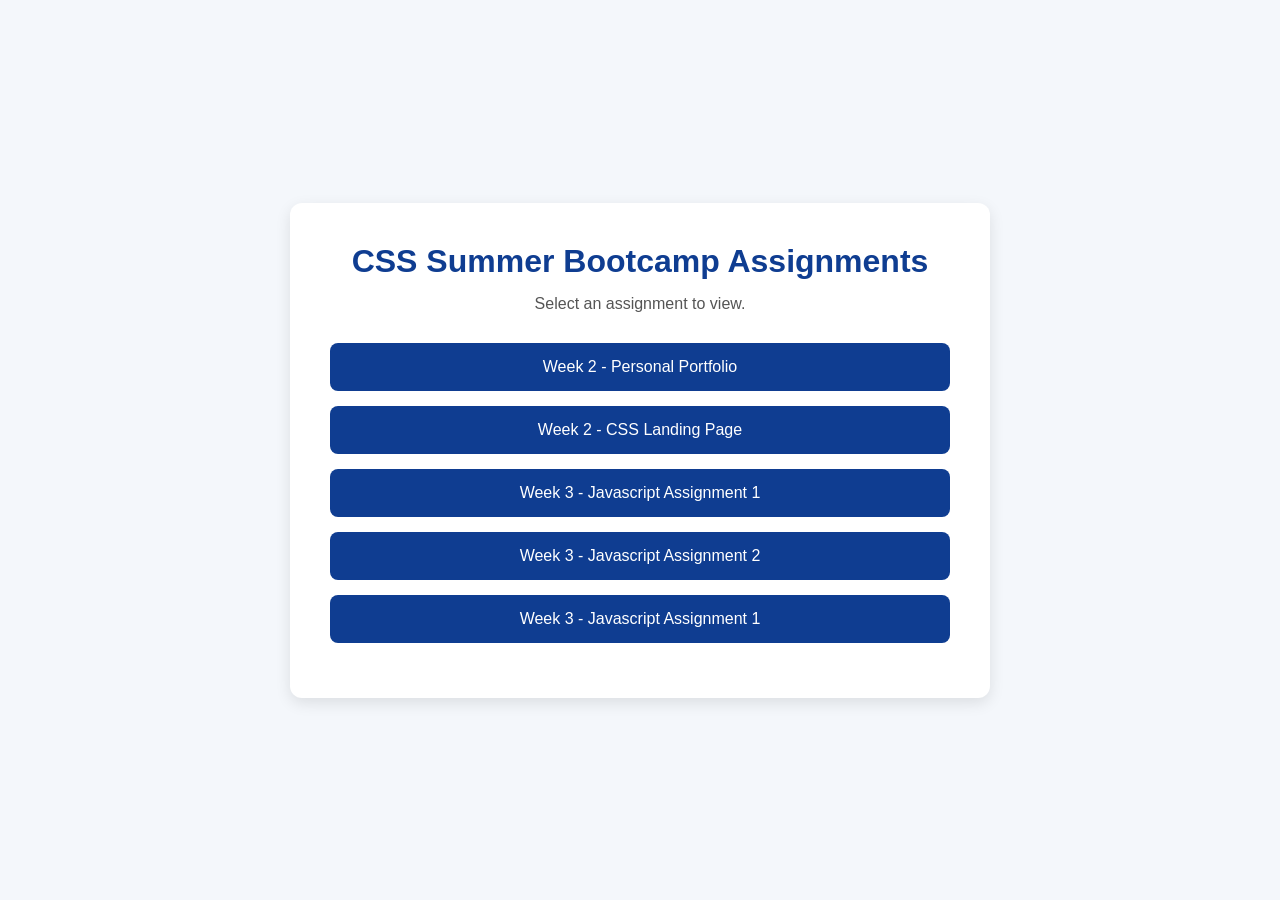
<file: index.html>
<!DOCTYPE html>
<html lang="en">

<head>
    <meta charset="UTF-8">
    <meta name="viewport" content="width=device-width, initial-scale=1.0">
    <title>CSS Summer Bootcamp Assignments</title>

    <style>
        * {
            margin: 0;
            padding: 0;
            box-sizing: border-box;
        }

        body {
            font-family: Arial, Helvetica, sans-serif;
            background: #f4f7fb;
            display: flex;
            justify-content: center;
            align-items: center;
            min-height: 100vh;
        }

        .container {
            width: 90%;
            max-width: 700px;
            background: white;
            padding: 40px;
            border-radius: 12px;
            box-shadow: 0 5px 15px rgba(0,0,0,0.1);
            text-align: center;
        }

        h1 {
            color: #0f3d91;
            margin-bottom: 15px;
        }

        p {
            color: #555;
            margin-bottom: 30px;
        }

        a {
            display: block;
            margin: 15px 0;
            padding: 15px;
            background: #0f3d91;
            color: white;
            text-decoration: none;
            border-radius: 8px;
            transition: .3s;
        }

        a:hover {
            background: #1f6de0;
        }
    </style>

</head>

<body>

    <div class="container">

        <h1>CSS Summer Bootcamp Assignments</h1>

        <p>Select an assignment to view.</p>

        <a href="week2-CSS-Portfolio/">
            Week 2 - Personal Portfolio
        </a>

        <a href="week2-css-landing-page/">
            Week 2 - CSS Landing Page
        </a>
        <a href="week3-javascript-assignment-1/">
            Week 3 - Javascript Assignment 1
        </a>
        <a href="week3-javascript-assignment-2/">
            Week 3 - Javascript Assignment 2
        </a>
        <a href="week3-javascript-assignment-3/">
            Week 3 - Javascript Assignment 1
        </a>

    </div>

</body>

</html>
</file>
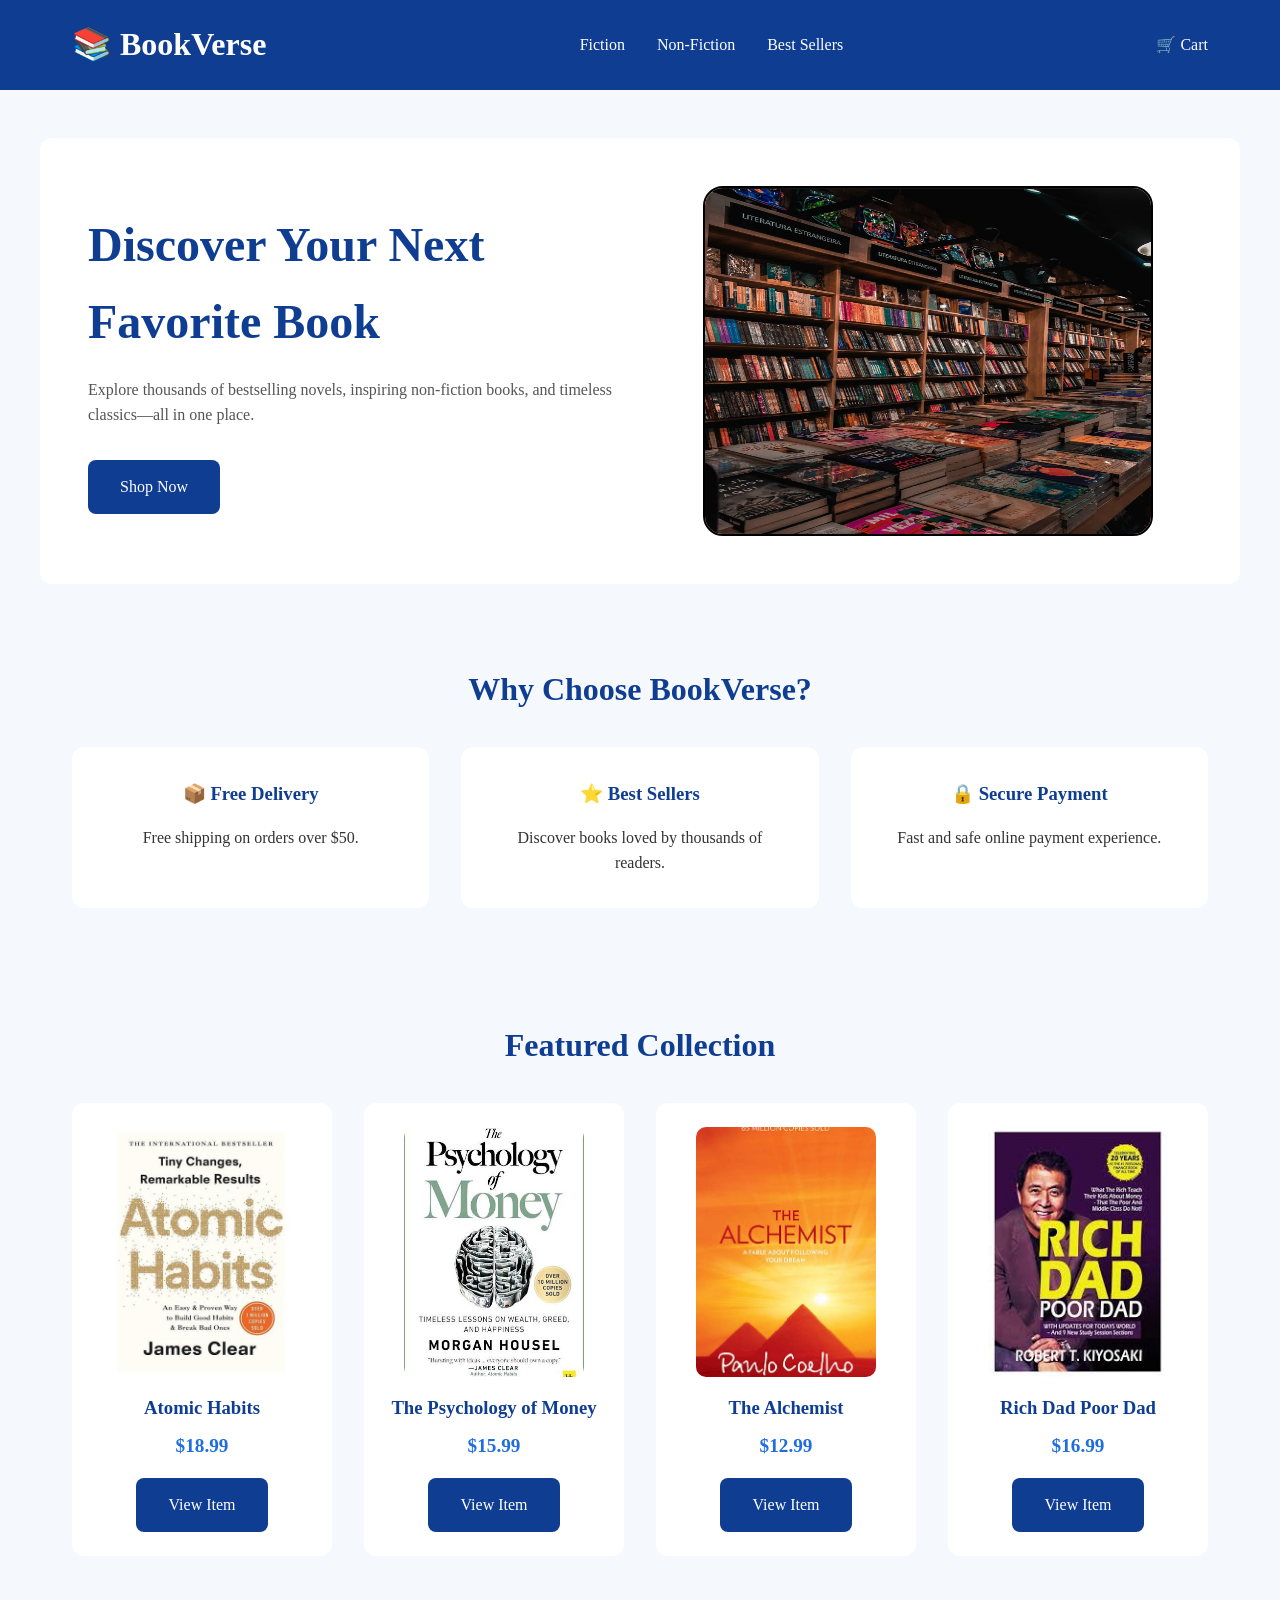
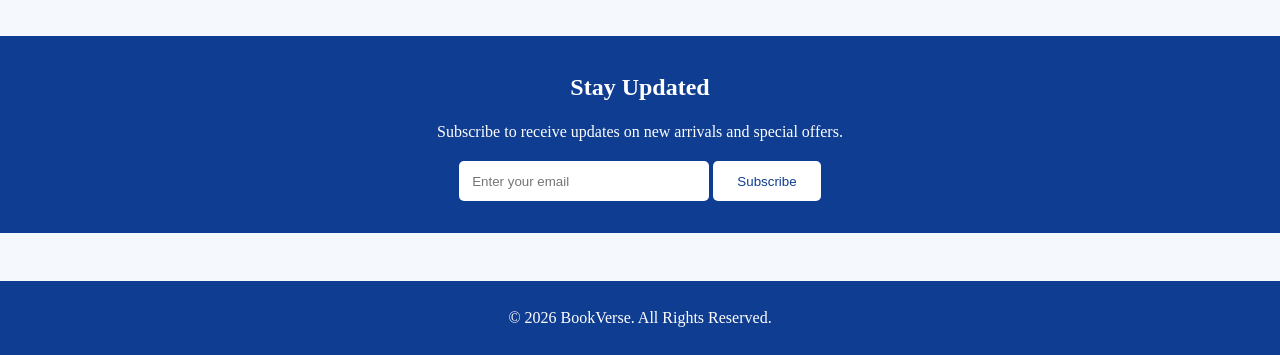
<file: week-2-CSS-LandingPage/index.html>
<!DOCTYPE html>
<html lang="en">
<head>
    <meta charset="UTF-8">
    <meta name="viewport" content="width=device-width, initial-scale=1.0">
    <title>BookVerse | Online Book Store</title>
    <link rel="stylesheet" href="style.css">
</head>
<body>

    <!--HEADER -->

    <header>

        <nav>

            <div class="logo">
                <h2>📚 BookVerse</h2>
            </div>

            <ul>

                <li><a href="#">Fiction</a></li>
                <li><a href="#">Non-Fiction</a></li>
                <li><a href="#">Best Sellers</a></li>

            </ul>

            <div class="cart">
                <a href="#">🛒 Cart</a>
            </div>

        </nav>

    </header>


    <!--HERO SECTION-->

    <section class="hero">

        <div class="hero-content">

            <h1>Discover Your Next Favorite Book</h1>

            <p>
                Explore thousands of bestselling novels,
                inspiring non-fiction books, and timeless
                classics—all in one place.
            </p>

            <a href="#" class="btn">Shop Now</a>

        </div>

        <div class="hero-image">

            <img src="images/header.webp" alt="Books Collection">

        </div>

    </section>

    <section class="features">

    <h2>Why Choose BookVerse?</h2>

    <div class="feature-container">

        <div class="feature-box">
            <h3>📦 Free Delivery</h3>
            <p>Free shipping on orders over $50.</p>
        </div>

        <div class="feature-box">
            <h3>⭐ Best Sellers</h3>
            <p>Discover books loved by thousands of readers.</p>
        </div>

        <div class="feature-box">
            <h3>🔒 Secure Payment</h3>
            <p>Fast and safe online payment experience.</p>
        </div>

    </div>

</section>


    <!--FEATURED COLLECTION-->

    <section class="featured">

        <h2>Featured Collection</h2>

        <div class="product-container">

            <!-- Card 1 -->

            <article class="product-card">

                <img src="images/image.jpg" alt="Atomic Habits">

                <h3>Atomic Habits</h3>

                <p class="price">$18.99</p>

                <a href="#" class="btn">View Item</a>

            </article>


            <!-- Card 2 -->

            <article class="product-card">

                <img src="images/image_1.jpg" alt="The Psychology of Money">

                <h3>The Psychology of Money</h3>

                <p class="price">$15.99</p>

                <a href="#" class="btn">View Item</a>

            </article>


            <!-- Card 3 -->

            <article class="product-card">

                <img src="images/image_2.jpg" alt="The Alchemist">

                <h3>The Alchemist</h3>

                <p class="price">$12.99</p>

                <a href="#" class="btn">View Item</a>

            </article>


            <!-- Card 4 -->

            <article class="product-card">

                <img src="images/images_3.jpg" alt="Rich Dad Poor Dad">

                <h3>Rich Dad Poor Dad</h3>

                <p class="price">$16.99</p>

                <a href="#" class="btn">View Item</a>

            </article>

        </div>

    </section>

    <section class = "newsletter">

    <h2>Stay Updated</h2>

    <p>Subscribe to receive updates on new arrivals and special offers.</p>

    <form>

        <input type="email" placeholder="Enter your email">

        <button type="submit">Subscribe</button>

    </form>

</section>


    <!--FOOTER-->

    <footer>

        <p>&copy; 2026 BookVerse. All Rights Reserved.</p>

    </footer>

    
</body>
</html>
</file>
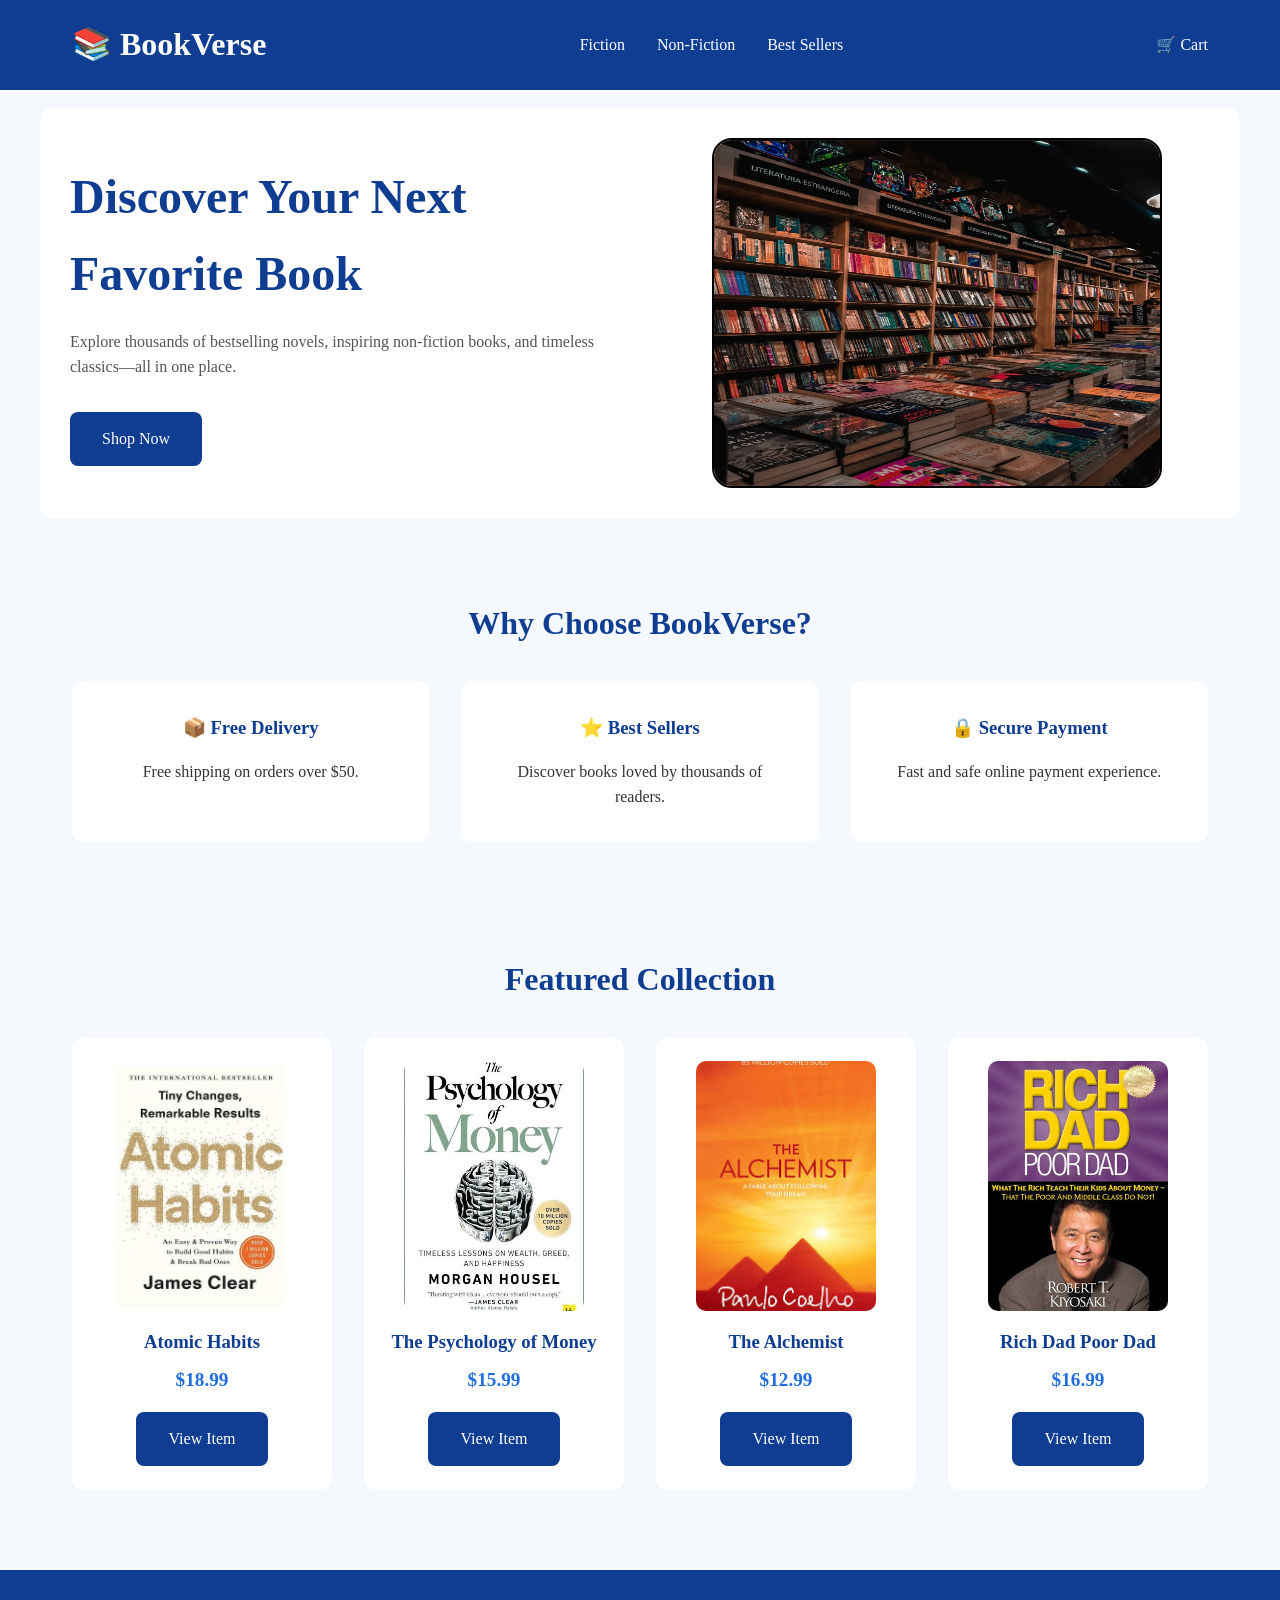
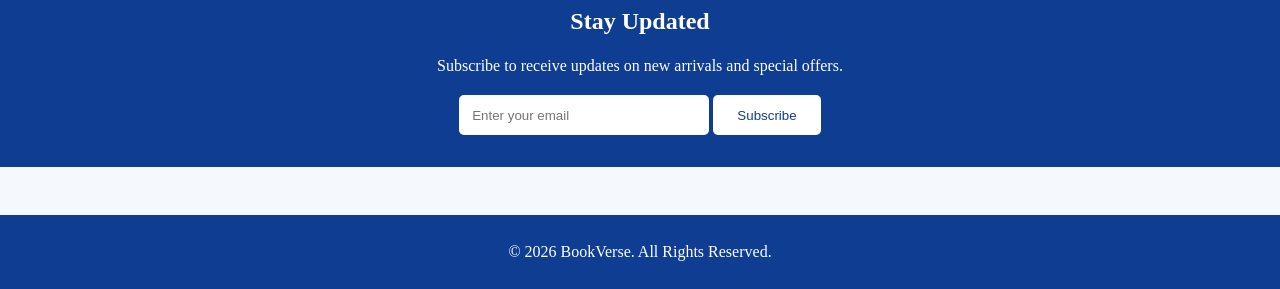
<file: week2-css-landing-page/index.html>
<!DOCTYPE html>
<html lang="en">

<head>
    <meta charset="UTF-8">
    <meta name="viewport" content="width=device-width, initial-scale=1.0">
    <title>BookVerse | Online Book Store</title>
    <link rel="stylesheet" href="style.css">
</head>

<body>

    <!--HEADER -->

    <header>

        <nav>

            <div class="logo">
                <h2>📚 BookVerse</h2>
            </div>

            <ul>

                <li><a href="#">Fiction</a></li>
                <li><a href="#">Non-Fiction</a></li>
                <li><a href="#">Best Sellers</a></li>

            </ul>

            <div class="cart">
                <a href="#">🛒 Cart</a>
            </div>

        </nav>

    </header>


    <!--HERO SECTION-->

    <section class="hero">

        <div class="hero-content">

            <h1>Discover Your Next Favorite Book</h1>

            <p>
                Explore thousands of bestselling novels,
                inspiring non-fiction books, and timeless
                classics—all in one place.
            </p>

            <a href="#" class="btn">Shop Now</a>

        </div>

        <div class="hero-image">

            <img src="images/header.webp" alt="Books Collection">

        </div>

    </section>

    <section class="features">

        <h2>Why Choose BookVerse?</h2>

        <div class="feature-container">

            <div class="feature-box">
                <h3>📦 Free Delivery</h3>
                <p>Free shipping on orders over $50.</p>
            </div>

            <div class="feature-box">
                <h3>⭐ Best Sellers</h3>
                <p>Discover books loved by thousands of readers.</p>
            </div>

            <div class="feature-box">
                <h3>🔒 Secure Payment</h3>
                <p>Fast and safe online payment experience.</p>
            </div>

        </div>

    </section>


    <!--FEATURED COLLECTION-->

    <section class="featured">

        <h2>Featured Collection</h2>

        <div class="product-container">

            <!-- Card 1 -->

            <article class="product-card">

                <img src="images/image.jpg" alt="Atomic Habits">

                <h3>Atomic Habits</h3>

                <p class="price">$18.99</p>

                <a href="#" class="btn">View Item</a>

            </article>


            <!-- Card 2 -->

            <article class="product-card">

                <img src="images/image-1.jpg" alt="The Psychology of Money">

                <h3>The Psychology of Money</h3>

                <p class="price">$15.99</p>

                <a href="#" class="btn">View Item</a>

            </article>


            <!-- Card 3 -->

            <article class="product-card">

                <img src="images/image-3.jpg" alt="The Alchemist">

                <h3>The Alchemist</h3>

                <p class="price">$12.99</p>

                <a href="#" class="btn">View Item</a>

            </article>


            <!-- Card 4 -->

            <article class="product-card">

                <img src="images/image-2.jpg" alt="Rich Dad Poor Dad">

                <h3>Rich Dad Poor Dad</h3>

                <p class="price">$16.99</p>

                <a href="#" class="btn">View Item</a>

            </article>

        </div>

    </section>

    <section class="newsletter">

        <h2>Stay Updated</h2>

        <p>Subscribe to receive updates on new arrivals and special offers.</p>

        <form>

            <input type="email" placeholder="Enter your email">

            <button type="submit">Subscribe</button>

        </form>

    </section>


    <!--FOOTER-->

    <footer>

        <p>&copy; 2026 BookVerse. All Rights Reserved.</p>

    </footer>


</body>

</html>
</file>
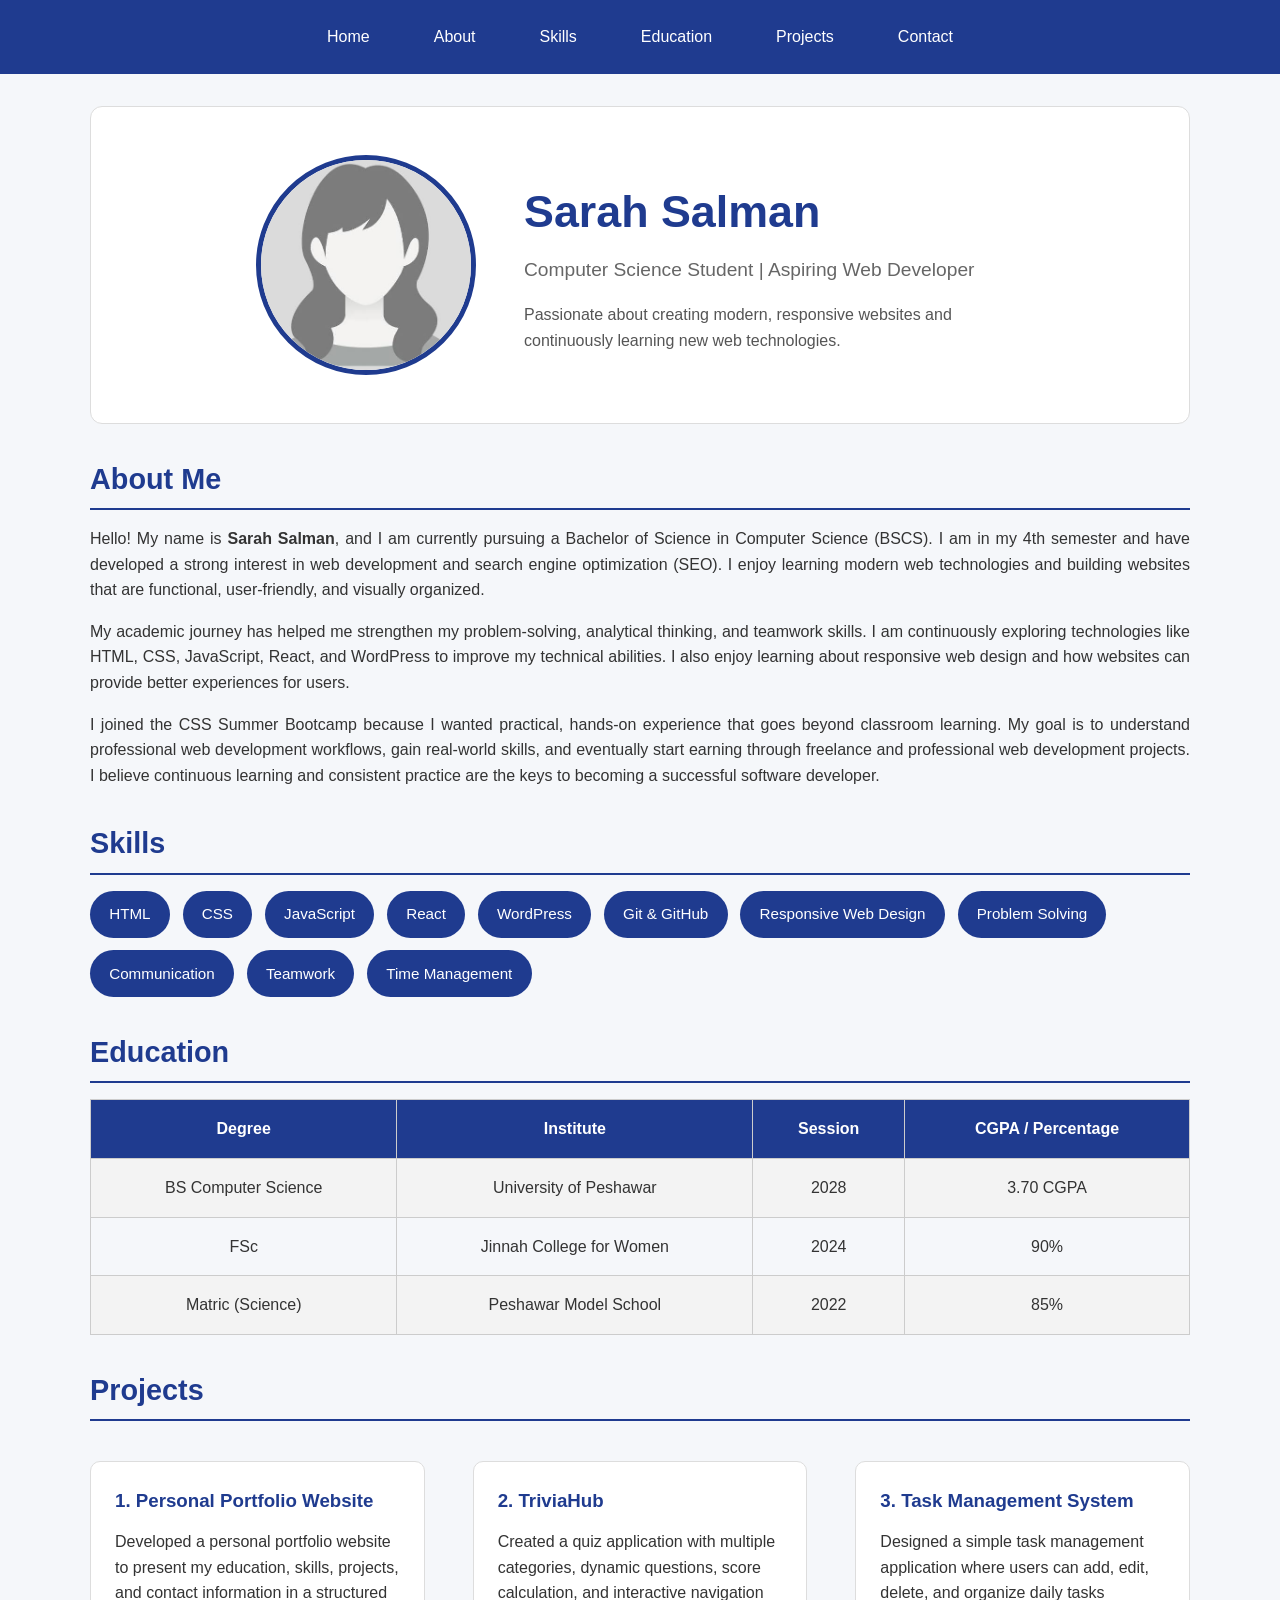
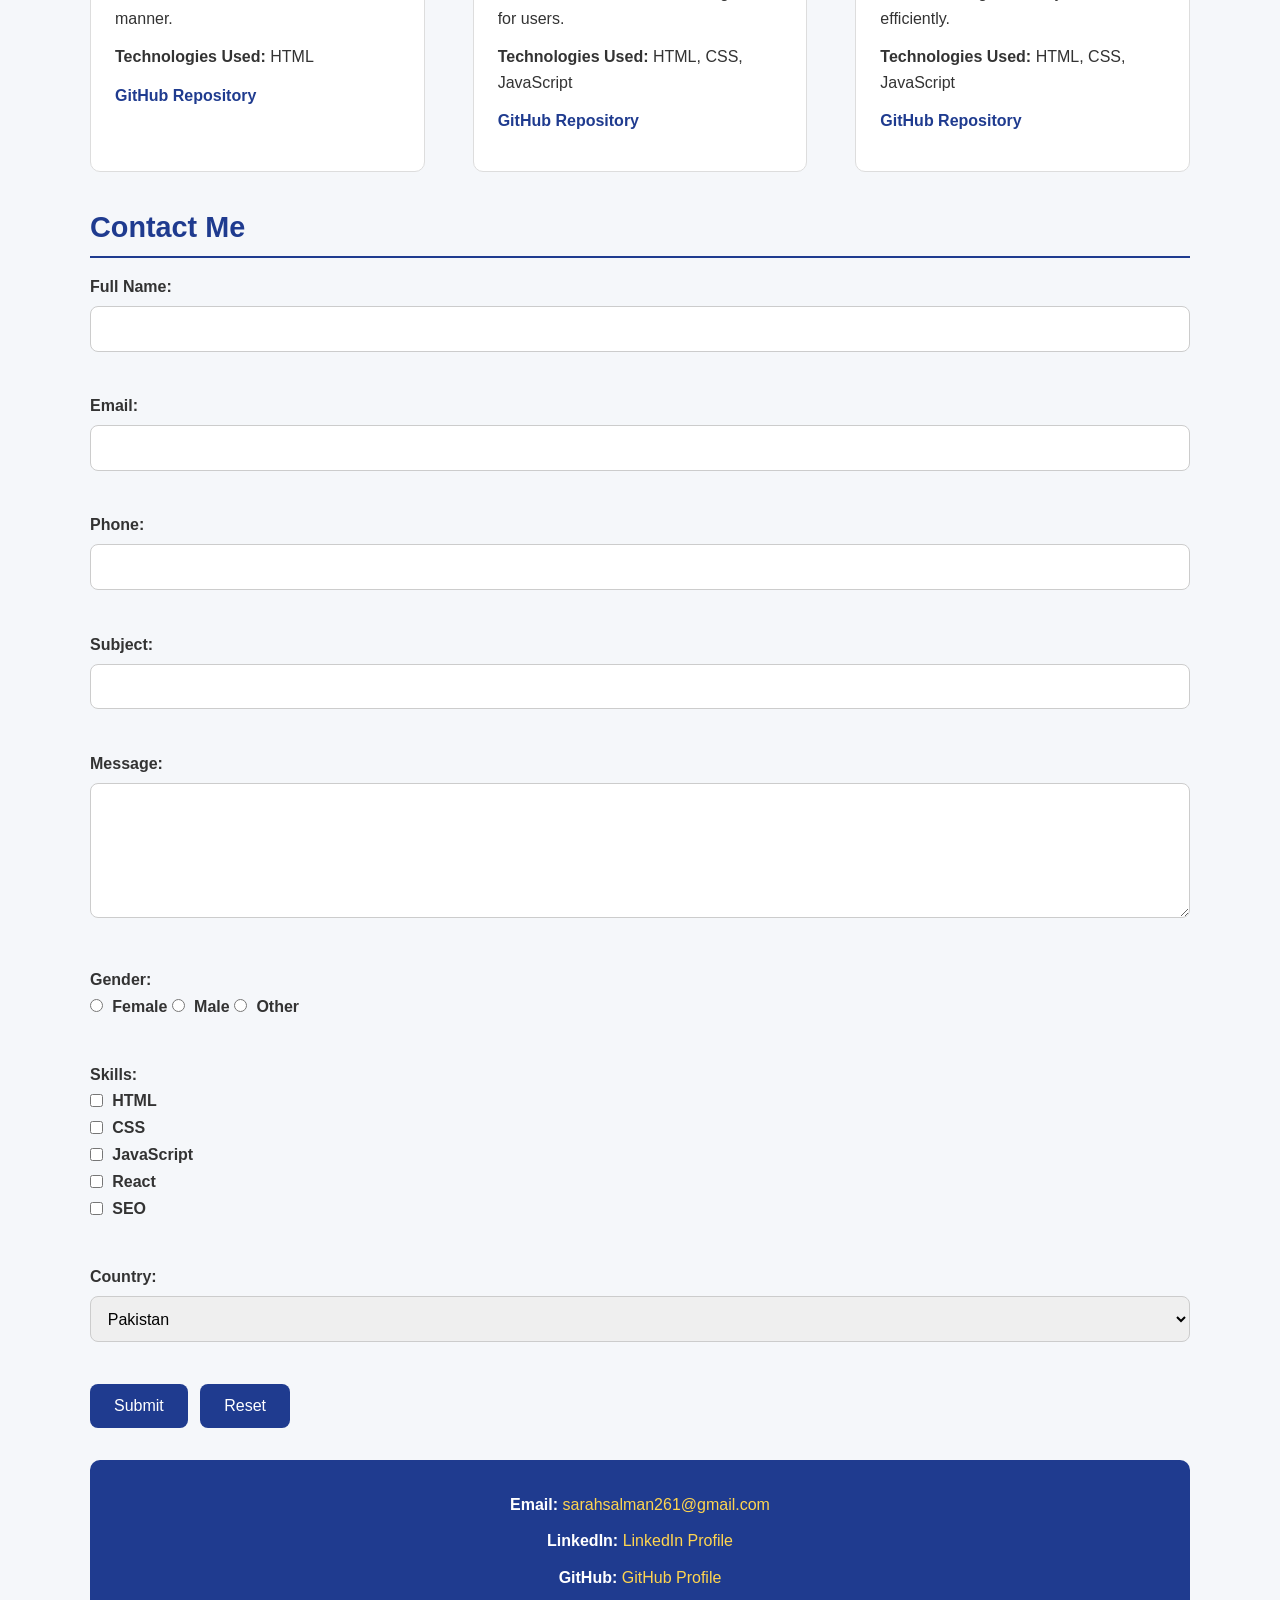
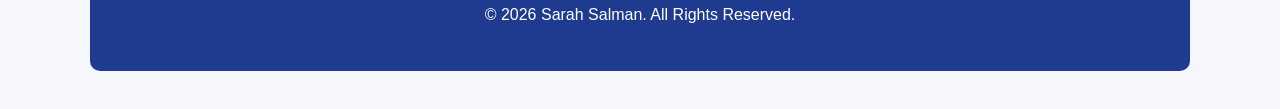
<file: week2-CSS-Portfolio/index.html>
<!DOCTYPE html>
<html lang="en">

<head>
    <meta charset="UTF-8">
    <meta name="viewport" content="width=device-width, initial-scale=1.0">
    <title>Document</title>
    <link rel="stylesheet" href="style.css">
</head>

<body>
    <!-- NAVIGATION -->

    <nav>
        <a href="#home">Home</a>
        <a href="#about">About</a>
        <a href="#skills">Skills</a>
        <a href="#education">Education</a>
        <a href="#projects">Projects</a>
        <a href="#contact">Contact</a>
    </nav>

    <hr>
    <!--HEADER-->

    <header id="home">

        <figure>
            <img src="images/profile.jpg" alt="Profile Picture" width="200">
        </figure>

        <div class="hero-text">
            <h1>Sarah Salman</h1>
            <h3>Computer Science Student | Aspiring Web Developer</h3>

            <p>
                Passionate about creating modern, responsive websites and continuously
                learning new web technologies.
            </p>
        </div>

    </header>

    <!-- ABOUT -->

    <section id="about">

        <h2>About Me</h2>

        <p>
            Hello! My name is <strong>Sarah Salman</strong>, and I am currently pursuing a
            <span>Bachelor of Science in Computer Science (BSCS)</span>.
            I am in my 4th semester and have developed a strong interest in web
            development and search engine optimization (SEO). I enjoy learning
            modern web technologies and building websites that are functional,
            user-friendly, and visually organized.
        </p>

        <p>
            My academic journey has helped me strengthen my problem-solving,
            analytical thinking, and teamwork skills. I am continuously exploring
            technologies like HTML, CSS, JavaScript, React, and WordPress to
            improve my technical abilities. I also enjoy learning about responsive
            web design and how websites can provide better experiences for users.
        </p>

        <p>
            I joined the CSS Summer Bootcamp because I wanted practical,
            hands-on experience that goes beyond classroom learning. My goal is
            to understand professional web development workflows, gain real-world
            skills, and eventually start earning through freelance and professional
            web development projects. I believe continuous learning and consistent
            practice are the keys to becoming a successful software developer.
        </p>

    </section>

    <hr>

    <!-- SKILLS -->

    <section id="skills">

        <h2>Skills</h2>

        <ul>
            <li>HTML</li>
            <li>CSS</li>
            <li>JavaScript</li>
            <li>React</li>
            <li>WordPress</li>
            <li>Git & GitHub</li>
            <li>Responsive Web Design</li>
            <li>Problem Solving</li>
            <li>Communication</li>
            <li>Teamwork</li>
            <li>Time Management</li>
        </ul>

    </section>

    <hr>

    <!-- EDUCATION-->

    <section id="education">

        <h2>Education</h2>

        <table border="1" cellpadding="10">

            <tr>
                <th>Degree</th>
                <th>Institute</th>
                <th>Session</th>
                <th>CGPA / Percentage</th>
            </tr>

            <tr>
                <td>BS Computer Science</td>
                <td>University of Peshawar</td>
                <td>2028</td>
                <td>3.70 CGPA</td>
            </tr>

            <tr>
                <td>FSc</td>
                <td>Jinnah College for Women</td>
                <td>2024</td>
                <td>90%</td>
            </tr>

            <tr>
                <td>Matric (Science)</td>
                <td>Peshawar Model School</td>
                <td>2022</td>
                <td>85%</td>
            </tr>

        </table>

    </section>

    <hr>

    <!--  PROJECTS -->

    <section id="projects">

        <h2>Projects</h2>

        <article>

            <h3>1. Personal Portfolio Website</h3>

            <p>
                Developed a personal portfolio website to present my
                education, skills, projects, and contact information in
                a structured manner.
            </p>

            <p>
                <strong>Technologies Used:</strong> HTML
            </p>

            <p>
                <a href="#">GitHub Repository</a>
            </p>

        </article>

        <br>

        <article>

            <h3>2. TriviaHub</h3>

            <p>
                Created a quiz application with multiple categories,
                dynamic questions, score calculation, and interactive
                navigation for users.
            </p>

            <p>
                <strong>Technologies Used:</strong>
                HTML, CSS, JavaScript
            </p>

            <p>
                <a href="#">GitHub Repository</a>
            </p>

        </article>

        <br>

        <article>

            <h3>3. Task Management System</h3>

            <p>
                Designed a simple task management application where
                users can add, edit, delete, and organize daily tasks
                efficiently.
            </p>

            <p>
                <strong>Technologies Used:</strong>
                HTML, CSS, JavaScript
            </p>

            <p>
                <a href="#">GitHub Repository</a>
            </p>

        </article>

    </section>

    <hr>
    <!-- CONTACT -->

    <section id="contact">

        <h2>Contact Me</h2>

        <form action="#" method="post">

            <div>
                <label for="fullname">Full Name:</label><br>
                <input type="text" id="fullname" name="fullname" required>
            </div>

            <br>

            <div>
                <label for="email">Email:</label><br>
                <input type="email" id="email" name="email" required>
            </div>

            <br>

            <div>
                <label for="phone">Phone:</label><br>
                <input type="tel" id="phone" name="phone">
            </div>

            <br>

            <div>
                <label for="subject">Subject:</label><br>
                <input type="text" id="subject" name="subject">
            </div>

            <br>

            <div>
                <label for="message">Message:</label><br>
                <textarea id="message" name="message" rows="6" cols="40"></textarea>
            </div>

            <br>

            <div>

                <label>Gender:</label><br>

                <input type="radio" id="female" name="gender" value="Female">
                <label for="female">Female</label>

                <input type="radio" id="male" name="gender" value="Male">
                <label for="male">Male</label>

                <input type="radio" id="other" name="gender" value="Other">
                <label for="other">Other</label>

            </div>

            <br>

            <div>

                <label>Skills:</label><br>

                <input type="checkbox" id="html" name="skills" value="HTML">
                <label for="html">HTML</label><br>

                <input type="checkbox" id="css" name="skills" value="CSS">
                <label for="css">CSS</label><br>

                <input type="checkbox" id="javascript" name="skills" value="JavaScript">
                <label for="javascript">JavaScript</label><br>

                <input type="checkbox" id="react" name="skills" value="React">
                <label for="react">React</label><br>

                <input type="checkbox" id="seo" name="skills" value="SEO">
                <label for="seo">SEO</label>

            </div>

            <br>

            <div>

                <label for="country">Country:</label><br>

                <select id="country" name="country">
                    <option selected>Pakistan</option>
                    <option>US</option>
                    <option>Bangladesh</option>
                    <option>Saudi Arabia</option>
                    <option>United Arab Emirates</option>
                </select>

            </div>

            <br>

            <button type="submit">Submit</button>
            <button type="reset">Reset</button>

        </form>

    </section>

    <hr>

    <!-- FOOTER -->

    <footer>
        <p>
            <strong>Email:</strong>
            <a href="mailto:sara@gmail.com">sarahsalman261@gmail.com</a>
        </p>

        <p>
            <strong>LinkedIn:</strong>
            <a href="https://www.linkedin.com/in/sarah-salman-310179358/">LinkedIn Profile</a>
        </p>

        <p>
            <strong>GitHub:</strong>
            <a href="https://github.com/SarahSalman01">GitHub Profile</a>
        </p>
        <p>&copy; 2026 Sarah Salman. All Rights Reserved.</p>

    </footer>
</body>

</html>
</file>
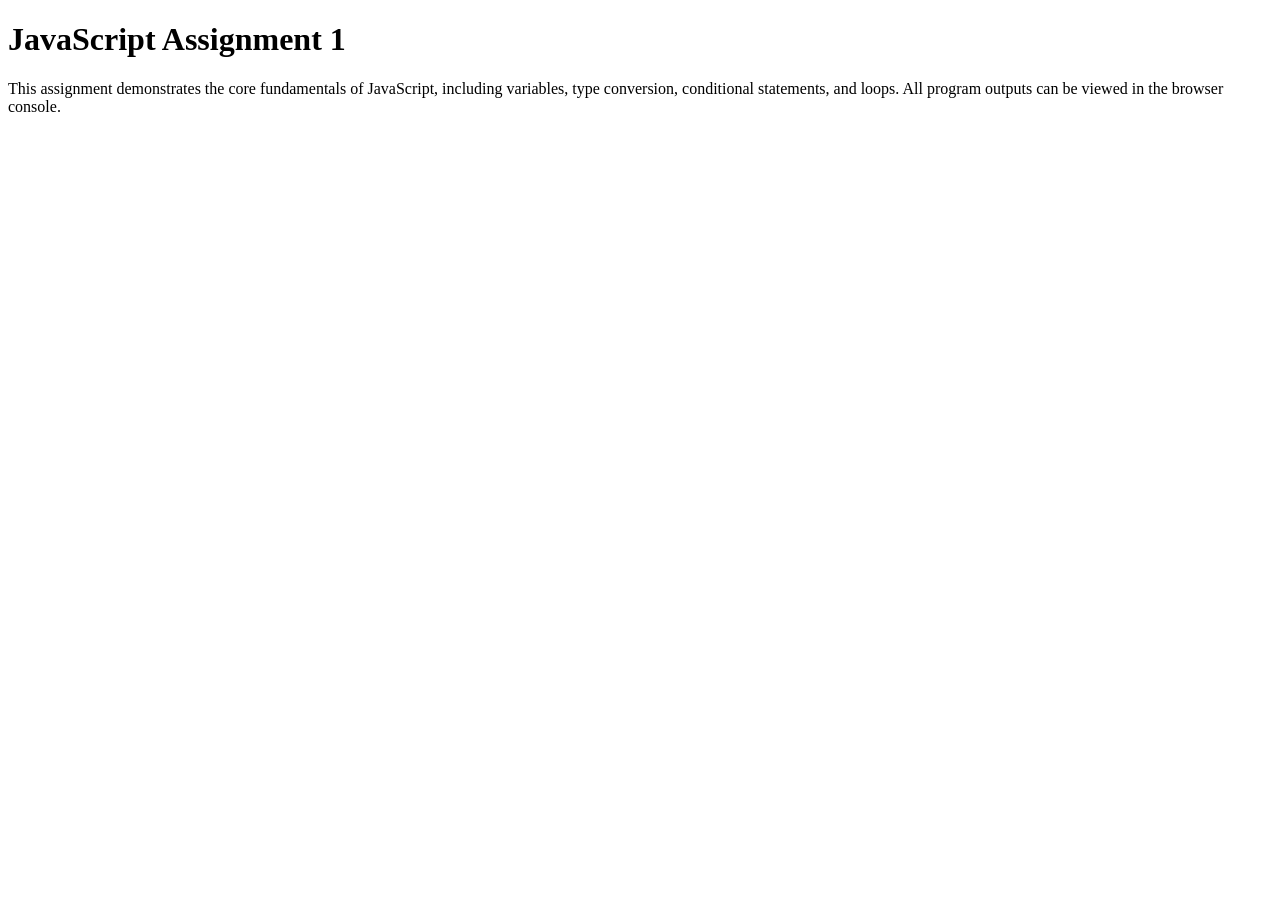
<file: week3-javascript-assignment-1/index.html>
<!DOCTYPE html>
<html lang="en">
<head>
    <meta charset="UTF-8">
    <meta name="viewport" content="width=device-width, initial-scale=1.0">
    <title>JS Assignemnt 1</title>
</head>
<body>

    <h1>JavaScript Assignment 1</h1>

    <p>
        This assignment demonstrates the core fundamentals of JavaScript,
        including variables, type conversion, conditional statements,
        and loops. All program outputs can be viewed in the browser console.
    </p>

    <script src="script.js"></script>
    
</body>
</html>
</file>
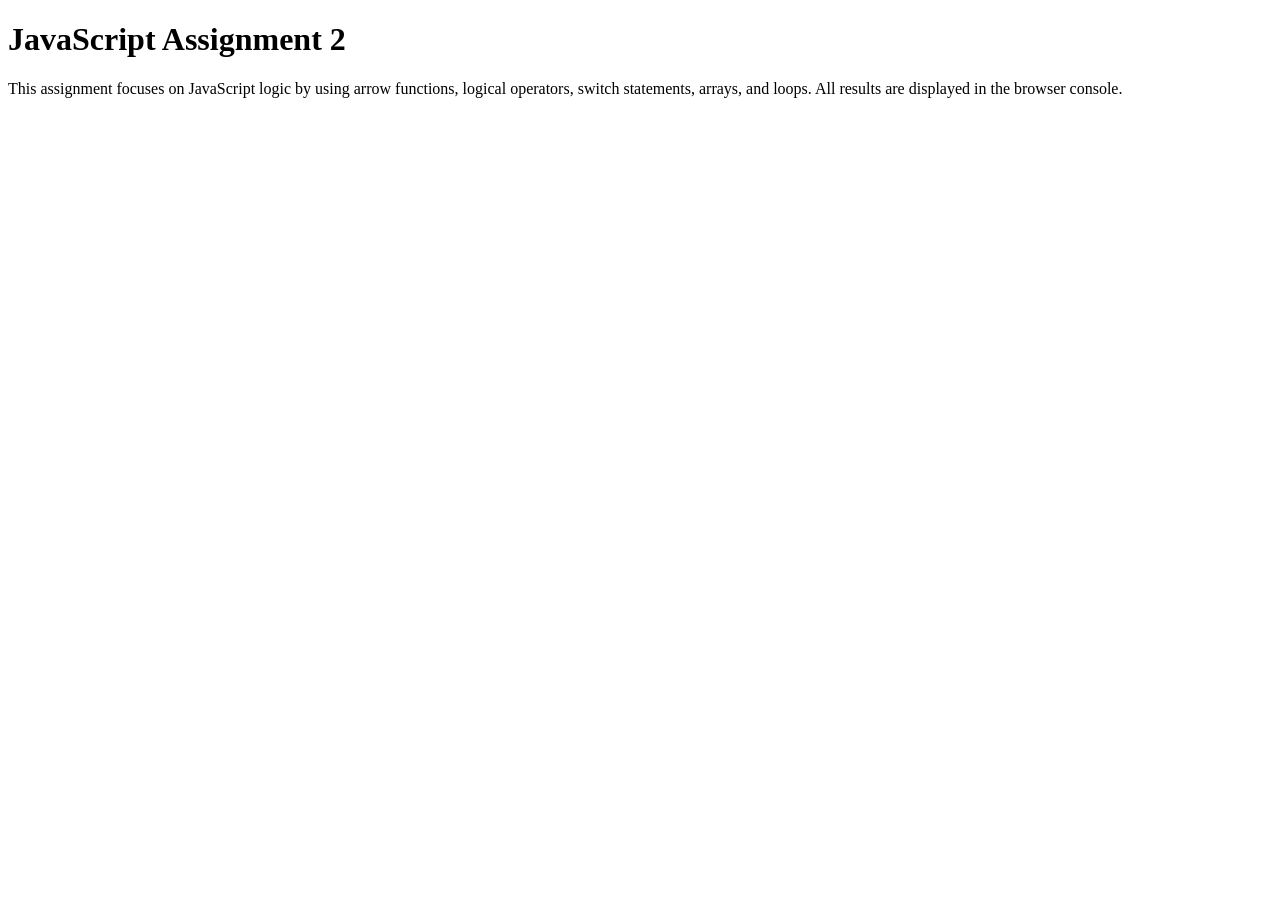
<file: week3-javascript-assignment-2/index.html>
<!DOCTYPE html>
<html lang="en">
<head>
    <meta charset="UTF-8">
    <meta name="viewport" content="width=device-width, initial-scale=1.0">
    <title>JS assignment 2</title>
</head>
<body>

    <h1>JavaScript Assignment 2</h1>

    <p>
        This assignment focuses on JavaScript logic by using arrow functions,
        logical operators, switch statements, arrays, and loops.
        All results are displayed in the browser console.
    </p>

    <script src="app.js"></script>
</body>
</html>
</file>
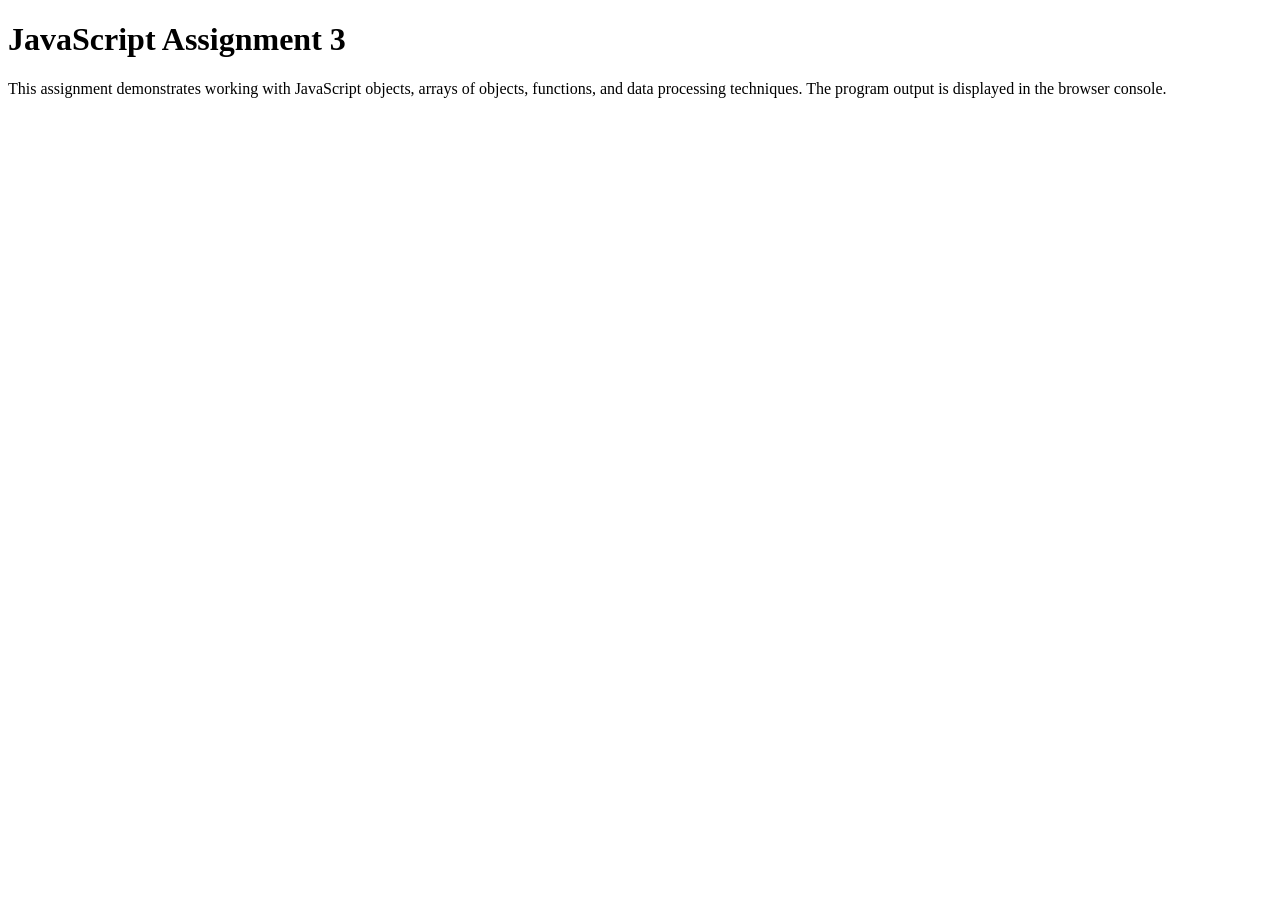
<file: week3-javascript-assignment-3/index.html>
<!DOCTYPE html>
<html lang="en">
<head>
    <meta charset="UTF-8">
    <meta name="viewport" content="width=device-width, initial-scale=1.0">
    <title>Document</title>
</head>
<body>

    <h1>JavaScript Assignment 3</h1>

    <p>
        This assignment demonstrates working with JavaScript objects,
        arrays of objects, functions, and data processing techniques.
        The program output is displayed in the browser console.
    </p>

    <script src="main.js"></script>
</body>
</html>
</file>
<file: week-2-CSS-LandingPage/style.css>
/* ==========================
   GLOBAL RESET
========================== */

* {
    margin: 0;
    padding: 0;
    box-sizing: border-box;
}

/* ==========================
   BODY
========================== */

body {
    font-family: Georgia, 'Times New Roman', Times, serif;
    background-color: #f5f8fc;
    color: #333;
    line-height: 1.6;
}

img {
    max-width: 100%;
    display: block;
}

a {
    text-decoration: none;
}

ul {
    list-style: none;
}

/* ==========================
   NAVIGATION
========================== */

header {
    background-color: #0f3d91;
}

nav {
    max-width: 1200px;
    margin: auto;
    padding: 1.2rem 2rem;

    display: flex;
    justify-content: space-between;
    align-items: center;
}

.logo h2 {
    color: white;
    font-size: 2rem;
}

nav ul {
    display: flex;
    gap: 2rem;
}

nav ul li a,
.cart a {
    color: white;
    font-size: 1rem;
    transition: 0.3s;
}

nav ul li a:hover,
.cart a:hover {
    color: #8fc8ff;
}

/* ==========================
   HERO SECTION
========================== */

.hero {
    max-width: 1200px;
    margin: 3rem auto;
    padding: 3rem;

    display: flex;
    justify-content: space-between;
    align-items: center;
    gap: 3rem;

    background: white;
    border-radius: 12px;
}

.hero-content {
    flex: 1;
}

.hero-content h1 {
    font-size: 3rem;
    color: #0f3d91;
    margin-bottom: 1rem;
}

.hero-content p {
    margin-bottom: 2rem;
    color: #555;
}

.btn {
    display: inline-block;
    background: #0f3d91;
    color: white;
    padding: 0.9rem 2rem;
    border-radius: 8px;
    transition: .3s;
}

.btn:hover {
    background: #1f6de0;
}

.hero-image {
    flex: 1;
}

.hero-image img {
    max-width: 450px;
    width: 100%;
    height: 350px;
    margin: auto;
    border: 2px solid black;
    border-radius: 20px;
}

/* ==========================
   FEATURED COLLECTION
========================== */

.featured {
    max-width: 1200px;
    margin: 3rem auto;
    padding: 2rem;
}

.featured h2 {
    text-align: center;
    color: #0f3d91;
    font-size: 2rem;
    margin-bottom: 2rem;
}

.product-container {
    display: flex;
    justify-content: space-between;
    gap: 2rem;
    flex-wrap: wrap;
}

.product-card {
    flex: 1 1 250px;
    background: white;
    border-radius: 12px;
    padding: 1.5rem;
    text-align: center;
    transition: 0.3s;
}

.product-card:hover {
    transform: translateY(-8px);
    box-shadow: 0 8px 20px rgba(0, 0, 0, 0.15);
}

.product-card img {
    width: 180px;
    height: 250px;
    object-fit: cover;
    margin: auto;
    border-radius: 10px;
}

.product-card h3 {
    margin: 1rem 0 0.5rem;
    color: #0f3d91;
}

.price {
    color: #1f6de0;
    font-size: 1.2rem;
    font-weight: bold;
    margin-bottom: 1rem;
}

/* ==========================
   FEATURES
========================== */

.features {
    max-width: 1200px;
    margin: 3rem auto;
    padding: 2rem;
}

.features h2 {
    text-align: center;
    color: #0f3d91;
    margin-bottom: 2rem;
    font-size: 2rem;
}

.feature-container {
    display: flex;
    gap: 2rem;
    flex-wrap: wrap;
}

.feature-box {
    flex: 1;
    min-width: 250px;
    background: white;
    padding: 2rem;
    border-radius: 12px;
    text-align: center;
    transition: .3s;
}

.feature-box:hover {
    transform: translateY(-5px);
    box-shadow: 0 6px 18px rgba(0,0,0,.15);
}

.feature-box h3 {
    color: #0f3d91;
    margin-bottom: 1rem;
}

/* ==========================
   NEWSLETTER
========================== */

.newsletter {
    background: #0f3d91;
    color: white;
    text-align: center;
    padding: 2rem;
    margin: 3rem auto;
}

.newsletter h2 {
    margin-bottom: 0.8rem;
}

.newsletter p {
    margin-bottom: 1rem;
}

.newsletter input {
    padding: 0.8rem;
    width: 250px;
    border: none;
    border-radius: 5px;
}

.newsletter button {
    padding: 0.8rem 1.5rem;
    background: white;
    color: #0f3d91;
    border: none;
    border-radius: 5px;
    cursor: pointer;
}

.newsletter button:hover {
    background: #dbeafe;
}


/* ==========================
   FOOTER
========================== */

footer {
    background: #0f3d91;
    color: white;
    text-align: center;
    padding: 1.5rem;
    margin-top: 3rem;
}

/* ==========================
   RESPONSIVE DESIGN
========================== */

@media (max-width: 768px) {

    nav {
        flex-direction: column;
        gap: 1rem;
    }

    nav ul {
        flex-direction: column;
        align-items: center;
        gap: 1rem;
    }

    .hero {
        flex-direction: column;
        text-align: center;
    }

    .hero-content h1 {
        font-size: 2.2rem;
    }

    .product-container {
        justify-content: center;
    }

    .product-card {
        flex: 1 1 300px;
    }

}
</file>
<file: week2-css-landing-page/style.css>
/* GLOBAL RESET*/

* {
    margin: 0;
    padding: 0;
    box-sizing: border-box;
}

/* BODY*/

body {
    font-family: Georgia, 'Times New Roman', Times, serif;
    background-color: #f5f8fc;
    color: #333;
    line-height: 1.6;
}

img {
    max-width: 100%;
    display: block;
}

a {
    text-decoration: none;
}

ul {
    list-style: none;
}

/* NAVIGATION*/

header {
    background-color: #0f3d91;
}

nav {
    max-width: 1200px;
    margin: auto;
    padding: 1.2rem 2rem;

    display: flex;
    justify-content: space-between;
    align-items: center;
}

.logo h2 {
    color: white;
    font-size: 2rem;
}

nav ul {
    display: flex;
    gap: 2rem;
}

nav ul li a,
.cart a {
    color: white;
    font-size: 1rem;
    transition: 0.3s;
}

nav ul li a:hover,
.cart a:hover {
    color: #8fc8ff;
}

/*HERO SECTION*/

.hero {
    max-width: 1200px;
    margin: 18px auto;
    padding: 30px;

    display: flex;
    justify-content: space-between;
    align-items: center;
    gap: 3rem;

    background: white;
    border-radius: 12px;
}

.hero-content {
    flex: 1;
}

.hero-content h1 {
    font-size: 3rem;
    color: #0f3d91;
    margin-bottom: 1rem;
}

.hero-content p {
    margin-bottom: 2rem;
    color: #555;
}

.btn {
    display: inline-block;
    background: #0f3d91;
    color: white;
    padding: 0.9rem 2rem;
    border-radius: 8px;
    transition: .3s;
}

.btn:hover {
    background: #1f6de0;
}

.hero-image {
    flex: 1;
}

.hero-image img {
    max-width: 450px;
    width: 100%;
    height: 350px;
    margin: auto;
    border: 2px solid black;
    border-radius: 20px;
}

/* FEATURED COLLECTION */

.featured {
    max-width: 1200px;
    margin: 3rem auto;
    padding: 2rem;
}

.featured h2 {
    text-align: center;
    color: #0f3d91;
    font-size: 2rem;
    margin-bottom: 2rem;
}

.product-container {
    display: flex;
    justify-content: space-between;
    gap: 2rem;
    flex-wrap: wrap;
}

.product-card {
    flex: 1 1 250px;
    background: white;
    border-radius: 12px;
    padding: 1.5rem;
    text-align: center;
    transition: 0.3s;
}

.product-card:hover {
    transform: translateY(-8px);
    box-shadow: 0 8px 20px rgba(0, 0, 0, 0.15);
}

.product-card img {
    width: 180px;
    height: 250px;
    object-fit: cover;
    margin: auto;
    border-radius: 10px;
}

.product-card h3 {
    margin: 1rem 0 0.5rem;
    color: #0f3d91;
}

.price {
    color: #1f6de0;
    font-size: 1.2rem;
    font-weight: bold;
    margin-bottom: 1rem;
}

/* FEATURES */

.features {
    max-width: 1200px;
    margin: 3rem auto;
    padding: 2rem;
}

.features h2 {
    text-align: center;
    color: #0f3d91;
    margin-bottom: 2rem;
    font-size: 2rem;
}

.feature-container {
    display: flex;
    gap: 2rem;
    flex-wrap: wrap;
}

.feature-box {
    flex: 1;
    min-width: 250px;
    background: white;
    padding: 2rem;
    border-radius: 12px;
    text-align: center;
    transition: .3s;
}

.feature-box:hover {
    transform: translateY(-5px);
    box-shadow: 0 6px 18px rgba(0, 0, 0, .15);
}

.feature-box h3 {
    color: #0f3d91;
    margin-bottom: 1rem;
}

/* NEWSLETTER*/

.newsletter {
    background: #0f3d91;
    color: white;
    text-align: center;
    padding: 2rem;
    margin: 3rem auto;
}

.newsletter h2 {
    margin-bottom: 0.8rem;
}

.newsletter p {
    margin-bottom: 1rem;
}

.newsletter input {
    padding: 0.8rem;
    width: 250px;
    border: none;
    border-radius: 5px;
}

.newsletter button {
    padding: 0.8rem 1.5rem;
    background: white;
    color: #0f3d91;
    border: none;
    border-radius: 5px;
    cursor: pointer;
}

.newsletter button:hover {
    background: #dbeafe;
}


/* FOOTER*/

footer {
    background: #0f3d91;
    color: white;
    text-align: center;
    padding: 1.5rem;
    margin-top: 3rem;
}

/* RESPONSIVE DESIGN*/

@media (max-width: 768px) {

    nav {
        flex-direction: column;
        gap: 1rem;
    }

    nav ul {
        flex-direction: column;
        align-items: center;
        gap: 1rem;
    }

    .hero {
        flex-direction: column;
        text-align: center;
    }

    .hero-content h1 {
        font-size: 2.2rem;
    }

    .product-container {
        justify-content: center;
    }

    .product-card {
        flex: 1 1 300px;
    }

}
</file>
<file: week2-CSS-Portfolio/style.css>
/* GLOBAL RESET*/

* {
    margin: 0;
    padding: 0;
    box-sizing: border-box;
}

/*GENERAL STYLING */

html {
    scroll-behavior: smooth;
}

body {
    font-family: Arial, Helvetica, sans-serif;
    font-size: 1rem;
    line-height: 1.6;
    background-color: #f5f7fa;
    color: #333;
}

/* Main Sections */

header,
section,
footer {
    width: 90%;
    max-width: 1100px;
    margin: 2rem auto;
}

hr {
    display: none;
}

/*HEADER */


header {
    background-color: white;
    border: 1px solid #ddd;
    border-radius: 12px;
    padding: 3rem;

    display: flex;
    justify-content: center;
    align-items: center;
    gap: 3rem;
    flex-wrap: wrap;
}

figure {
    margin: 0;
}

figure img {
    width: 220px;
    border-radius: 50%;
    border: 5px solid #1f3b8f;
    display: block;
}

/*HERO TEXT*/

.hero-text {
    max-width: 500px;
}

.hero-text h1 {
    font-size: 2.8rem;
    color: #1f3b8f;
    margin-bottom: 0.5rem;
}

.hero-text h3 {
    color: #666;
    font-size: 1.2rem;
    font-weight: normal;
    margin-bottom: 1rem;
}

.hero-text p {
    color: #555;
}

/*NAVIGATION */

nav {
    background-color: #1f3b8f;
    display: flex;
    justify-content: center;
    align-items: center;
    gap: 2rem;
    flex-wrap: wrap;
    padding: 1rem;
}

nav a {
    color: white;
    text-decoration: none;
    font-size: 1rem;
    padding: 0.5rem 1rem;
    border-radius: 6px;
    transition: 0.3s;
}

nav a:hover {
    background-color: white;
    color: #1f3b8f;
}

/*ABOUT SECTION */

section h2 {
    font-size: 1.8rem;
    color: #1f3b8f;
    margin-bottom: 1rem;
    border-bottom: 2px solid #1f3b8f;
    padding-bottom: 0.4rem;
}

#about p {
    margin-bottom: 1rem;
    text-align: justify;
}

/* SKILLS*/

#skills ul {
    list-style: none;
    display: flex;
    flex-wrap: wrap;
    gap: 0.8rem;
    margin-top: 1rem;
}

#skills li {
    background-color: #1f3b8f;
    color: white;
    padding: 0.7rem 1.2rem;
    border-radius: 25px;
    font-size: 0.95rem;
}

/*EDUCATION*/

table {
    width: 100%;
    border-collapse: collapse;
    margin-top: 1rem;
}

th,
td {
    border: 1px solid #ccc;
    padding: 1rem;
    text-align: center;
}

th {
    background-color: #1f3b8f;
    color: white;
}

tr:nth-child(even) {
    background-color: #f3f3f3;
}

tr:hover {
    background-color: #e7eefc;
}

/*PROJECTS*/

#projects {
    display: flex;
    flex-wrap: wrap;
    gap: 1.5rem;
}

#projects h2 {
    width: 100%;
}

article {
    flex: 1 1 300px;
    background-color: white;
    border: 1px solid #ddd;
    border-radius: 10px;
    padding: 1.5rem;
    transition: 0.3s;
}

article:hover {
    transform: translateY(-5px);
    box-shadow: 0 5px 15px rgba(0, 0, 0, 0.12);
}

article h3 {
    color: #1f3b8f;
    margin-bottom: 0.8rem;
}

article p {
    margin-bottom: 0.8rem;
}

article a {
    color: #1f3b8f;
    text-decoration: none;
    font-weight: bold;
}

article a:hover {
    text-decoration: underline;
}

/* CONTACT FORM */

form {
    margin-top: 1rem;
}

form div {
    margin-bottom: 1rem;
}

label {
    font-weight: bold;
}

input,
textarea,
select {
    width: 100%;
    padding: 0.8rem;
    margin-top: 0.4rem;
    border: 1px solid #ccc;
    border-radius: 8px;
    font-size: 1rem;
}

textarea {
    resize: vertical;
}

input[type="radio"],
input[type="checkbox"] {
    width: auto;
    margin-right: 0.3rem;
}

button {
    background-color: #1f3b8f;
    color: white;
    border: none;
    padding: 0.8rem 1.5rem;
    border-radius: 8px;
    cursor: pointer;
    font-size: 1rem;
    margin-right: 0.5rem;
    transition: 0.3s;
}

button:hover {
    background-color: #16327a;
}

/*FOOTER*/

footer {
    background-color: #1f3b8f;
    color: white;
    text-align: center;
    padding: 2rem;
    border-radius: 10px;
}

footer p {
    margin-bottom: 0.7rem;
}

footer a {
    color: #ffd54f;
    text-decoration: none;
}

footer a:hover {
    text-decoration: underline;
}

/*RESPONSIVE DESIGN */

@media (max-width: 768px) {

    header,
    section,
    footer {
        width: 95%;
    }

    header h1 {
        font-size: 2rem;
    }

    nav {
        gap: 0.8rem;
        padding: 0.8rem;
    }

    nav a {
        font-size: 0.9rem;
    }

    #skills ul {
        justify-content: center;
    }

    #projects {
        flex-direction: column;
    }

    article {
        width: 100%;
    }

    table {
        display: block;
        overflow-x: auto;
    }

    button {
        width: 100%;
        margin-bottom: 0.8rem;
    }

    header {
        flex-direction: column;
        text-align: center;
    }

    .hero-text {
        max-width: 100%;
    }
}
</file>
